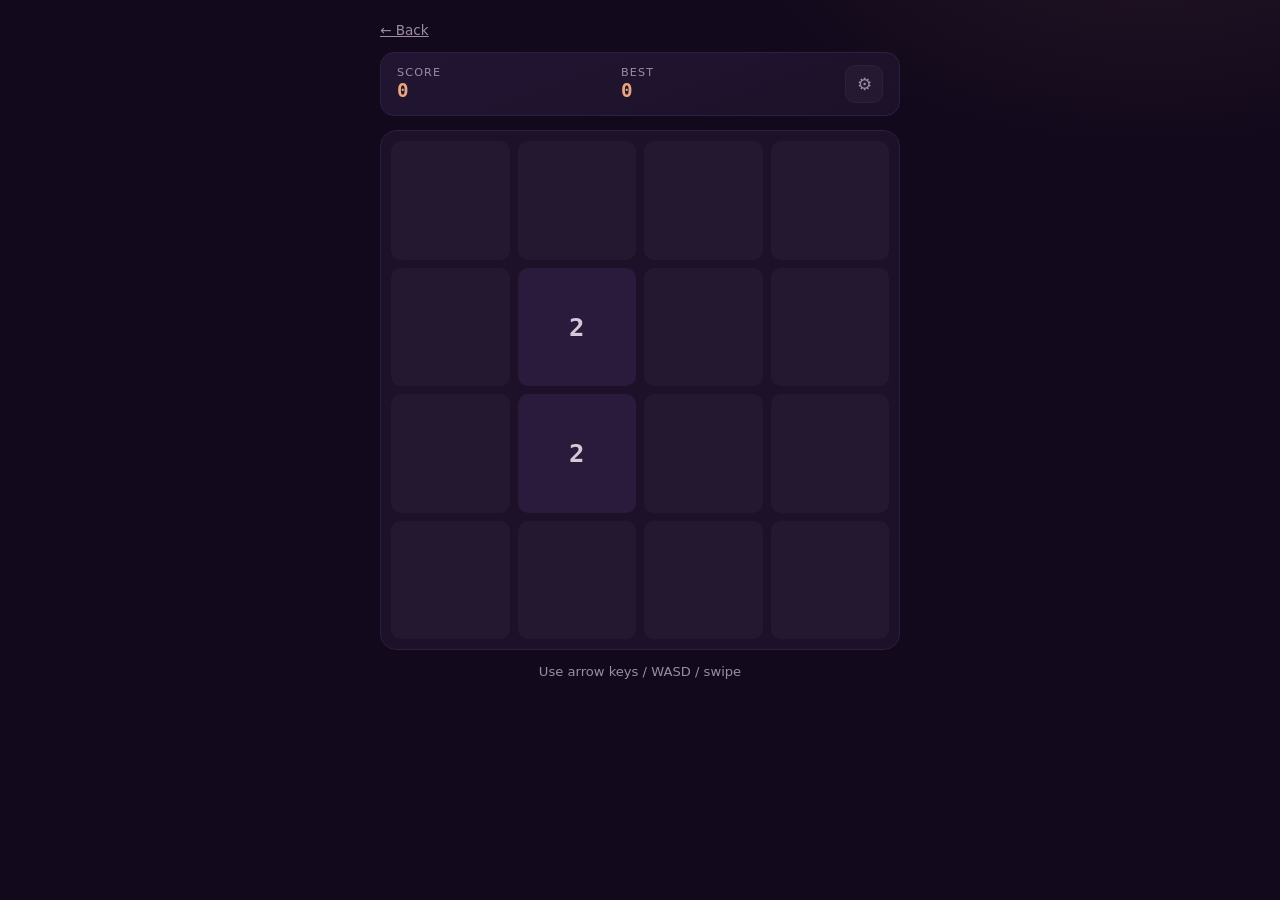
<file: 2048/index.html>
<!DOCTYPE html>
<html lang="en">
<head>
<meta charset="UTF-8">
<meta name="viewport" content="width=device-width, initial-scale=1.0">
<title>2048 · Jordan Lee Bagiw</title>
<link rel="stylesheet" href="style.css">
</head>
<body>
<div class="shell">
  <a class="back" href="../index.html">← Back</a>
  <header class="hud">
    <div class="hud-item"><span>Score</span><b id="score">0</b></div>
    <div class="hud-item"><span>Best</span><b id="best">0</b></div>
    <button class="icon-btn" id="settingsBtn" aria-label="Settings">⚙</button>
  </header>

  <div class="board-wrap">
    <div id="board" class="board"></div>
    <div class="overlay" id="overlay">
      <h2 id="ovTitle">Join the tiles</h2>
      <p id="ovText">Reach the 2048 tile!</p>
      <button class="btn" id="ovBtn">New Game</button>
    </div>
  </div>

  <p class="hint">Use arrow keys / WASD / swipe</p>
</div>

<div class="modal" id="settings" hidden>
  <div class="modal-card">
    <header><h3>Settings</h3><button id="closeSettings">×</button></header>
    <label>Grid size
      <select id="setSize">
        <option value="4" selected>4 × 4 (classic)</option>
        <option value="5">5 × 5</option>
      </select>
    </label>
    <label>Win at
      <select id="setWin">
        <option value="1024">1024</option>
        <option value="2048" selected>2048</option>
        <option value="4096">4096</option>
      </select>
    </label>
    <button class="btn" id="saveSettings">Save &amp; Restart</button>
  </div>
</div>

<script src="script.js"></script>
</body>
</html>
</file>
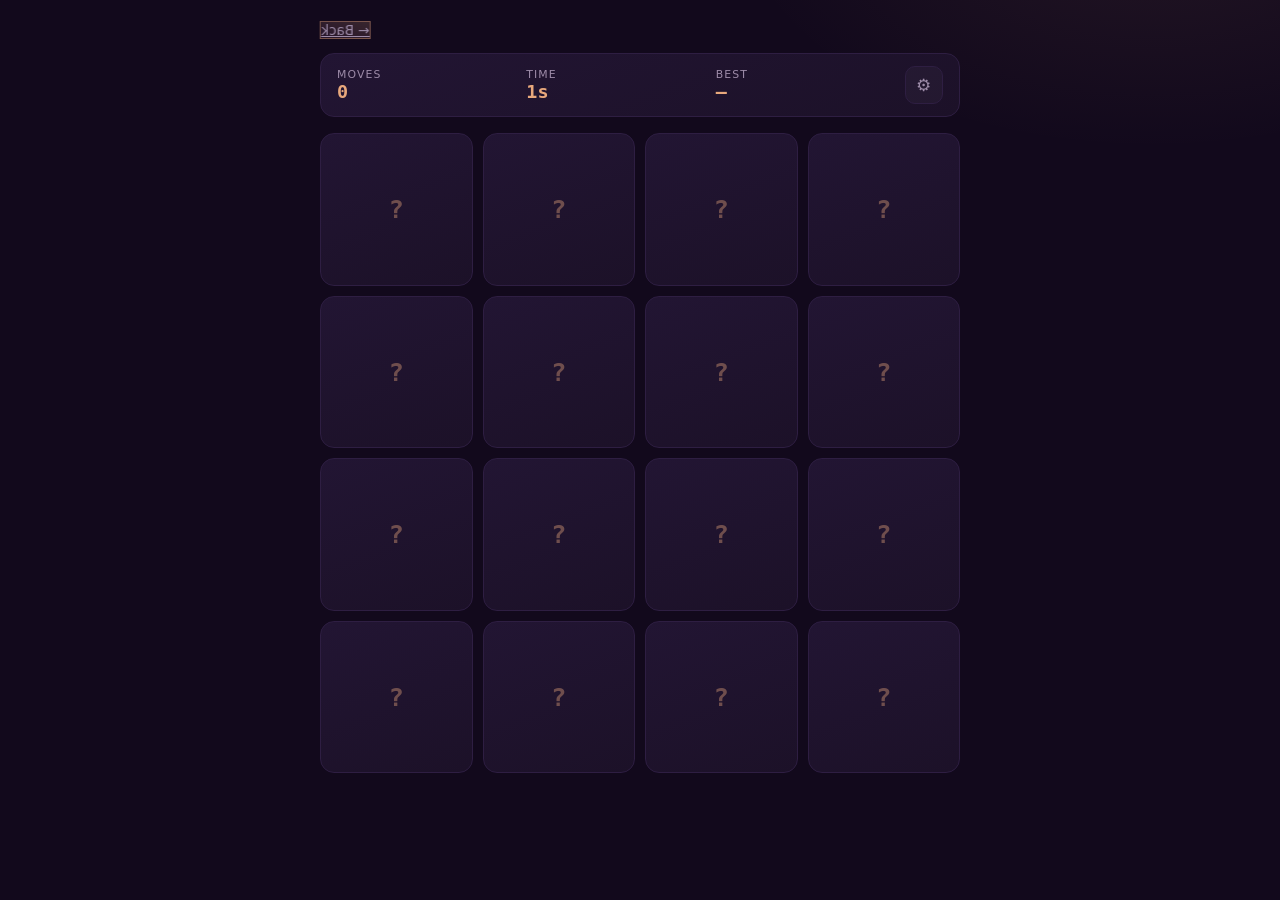
<file: memory/index.html>
<!DOCTYPE html>
<html lang="en">
<head>
<meta charset="UTF-8">
<meta name="viewport" content="width=device-width, initial-scale=1.0">
<title>Memory Match · Jordan Lee Bagiw</title>
<link rel="stylesheet" href="style.css">
</head>
<body>
<div class="shell">
  <a class="back" href="../index.html">← Back</a>
  <header class="hud">
    <div class="hud-item"><span>Moves</span><b id="moves">0</b></div>
    <div class="hud-item"><span>Time</span><b id="time">0s</b></div>
    <div class="hud-item"><span>Best</span><b id="best">—</b></div>
    <button class="icon-btn" id="settingsBtn">⚙</button>
  </header>

  <div class="board" id="board"></div>

  <div class="overlay" id="overlay" hidden>
    <div class="ov-card">
      <h2 id="ovTitle">You win!</h2>
      <p id="ovText"></p>
      <button class="btn" id="ovBtn">Play Again</button>
    </div>
  </div>
</div>

<div class="modal" id="settings" hidden>
  <div class="modal-card">
    <header><h3>Settings</h3><button id="closeSettings">×</button></header>
    <label>Grid size
      <select id="setSize">
        <option value="4" selected>4 × 4 (easy)</option>
        <option value="6">6 × 6 (hard)</option>
      </select>
    </label>
    <label>Theme
      <select id="setTheme">
        <option value="emoji" selected>Emoji</option>
        <option value="letters">Letters</option>
      </select>
    </label>
    <button class="btn" id="saveSettings">Save &amp; Restart</button>
  </div>
</div>

<script src="script.js"></script>
</body>
</html>
</file>
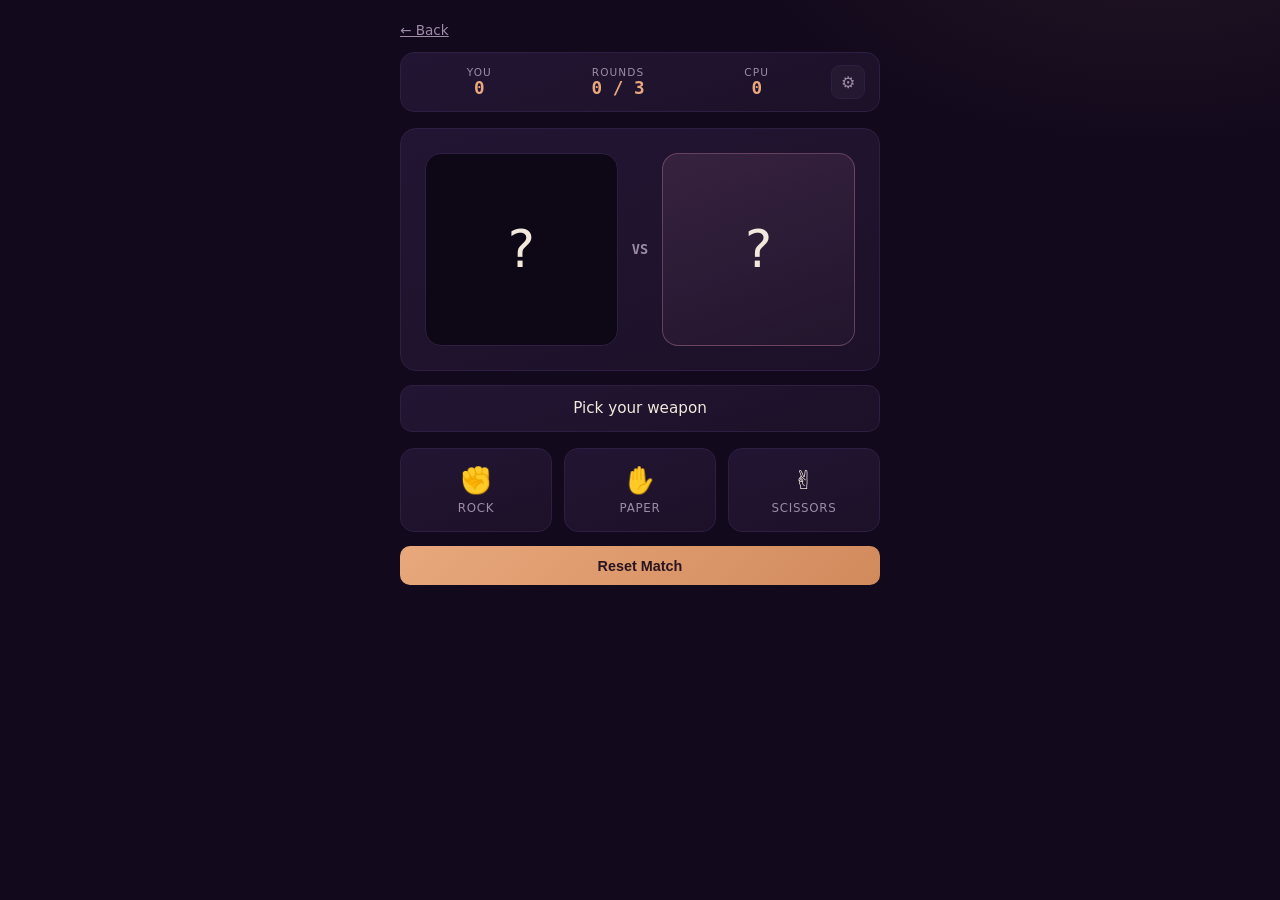
<file: rps/index.html>
<!DOCTYPE html>
<html lang="en">
<head>
<meta charset="UTF-8">
<meta name="viewport" content="width=device-width, initial-scale=1.0">
<title>Rock Paper Scissors · Jordan Lee Bagiw</title>
<link rel="stylesheet" href="style.css">
</head>
<body>
<div class="shell">
  <a class="back" href="../index.html">← Back</a>
  <header class="hud">
    <div class="hud-item"><span>You</span><b id="sYou">0</b></div>
    <div class="hud-item"><span>Rounds</span><b id="sRounds">0 / 3</b></div>
    <div class="hud-item"><span>CPU</span><b id="sCPU">0</b></div>
    <button class="icon-btn" id="settingsBtn">⚙</button>
  </header>

  <div class="arena">
    <div class="fighter" id="you"><span>?</span></div>
    <div class="vs">VS</div>
    <div class="fighter cpu" id="cpu"><span>?</span></div>
  </div>

  <div class="status" id="status">Pick your weapon</div>

  <div class="choices">
    <button class="choice" data-c="rock">✊<span>Rock</span></button>
    <button class="choice" data-c="paper">✋<span>Paper</span></button>
    <button class="choice" data-c="scissors">✌<span>Scissors</span></button>
  </div>

  <button class="btn reset" id="resetBtn">Reset Match</button>
</div>

<div class="modal" id="settings" hidden>
  <div class="modal-card">
    <header><h3>Settings</h3><button id="closeSettings">×</button></header>
    <label>Match length
      <select id="setBest">
        <option value="1">First to 1</option>
        <option value="3" selected>First to 3</option>
        <option value="5">First to 5</option>
      </select>
    </label>
    <label>CPU style
      <select id="setStyle">
        <option value="random" selected>Random</option>
        <option value="streak">Reacts to your last move</option>
      </select>
    </label>
    <button class="btn" id="saveSettings">Save &amp; Reset</button>
  </div>
</div>

<script src="script.js"></script>
</body>
</html>
</file>
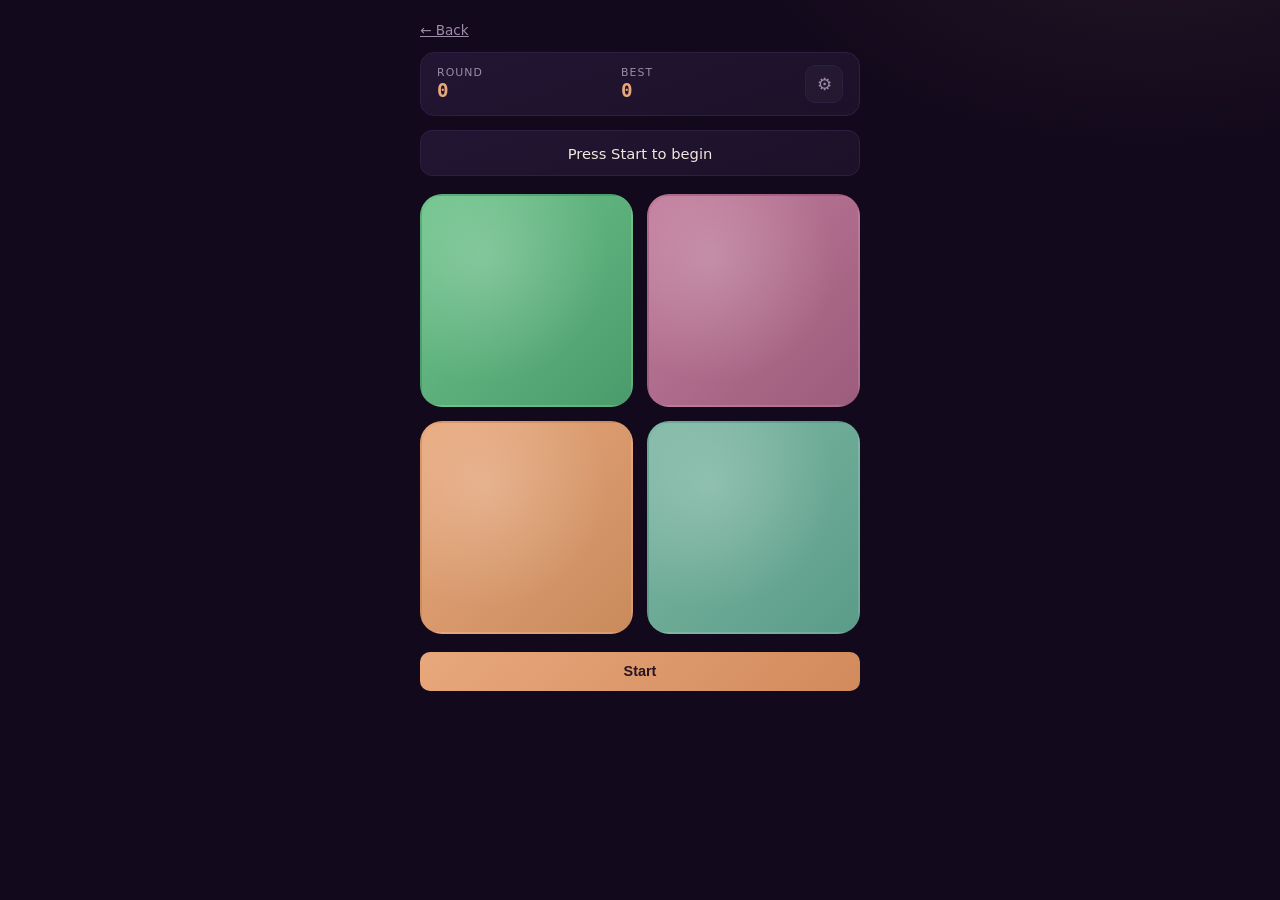
<file: simon/index.html>
<!DOCTYPE html>
<html lang="en">
<head>
<meta charset="UTF-8">
<meta name="viewport" content="width=device-width, initial-scale=1.0">
<title>Simon Says · Jordan Lee Bagiw</title>
<link rel="stylesheet" href="style.css">
</head>
<body>
<div class="shell">
  <a class="back" href="../index.html">← Back</a>
  <header class="hud">
    <div class="hud-item"><span>Round</span><b id="round">0</b></div>
    <div class="hud-item"><span>Best</span><b id="best">0</b></div>
    <button class="icon-btn" id="settingsBtn">⚙</button>
  </header>

  <div class="status" id="status">Press Start to begin</div>

  <div class="pad">
    <button class="btn-pad green" data-c="0"></button>
    <button class="btn-pad rose"  data-c="1"></button>
    <button class="btn-pad peach" data-c="2"></button>
    <button class="btn-pad sage"  data-c="3"></button>
  </div>

  <button class="btn main" id="startBtn">Start</button>
</div>

<div class="modal" id="settings" hidden>
  <div class="modal-card">
    <header><h3>Settings</h3><button id="closeSettings">×</button></header>
    <label>Speed
      <select id="setSpeed">
        <option value="slow">Slow</option>
        <option value="normal" selected>Normal</option>
        <option value="fast">Fast</option>
      </select>
    </label>
    <label>Sound
      <select id="setSound">
        <option value="on" selected>On</option>
        <option value="off">Off</option>
      </select>
    </label>
    <button class="btn" id="saveSettings">Save</button>
  </div>
</div>

<script src="script.js"></script>
</body>
</html>
</file>
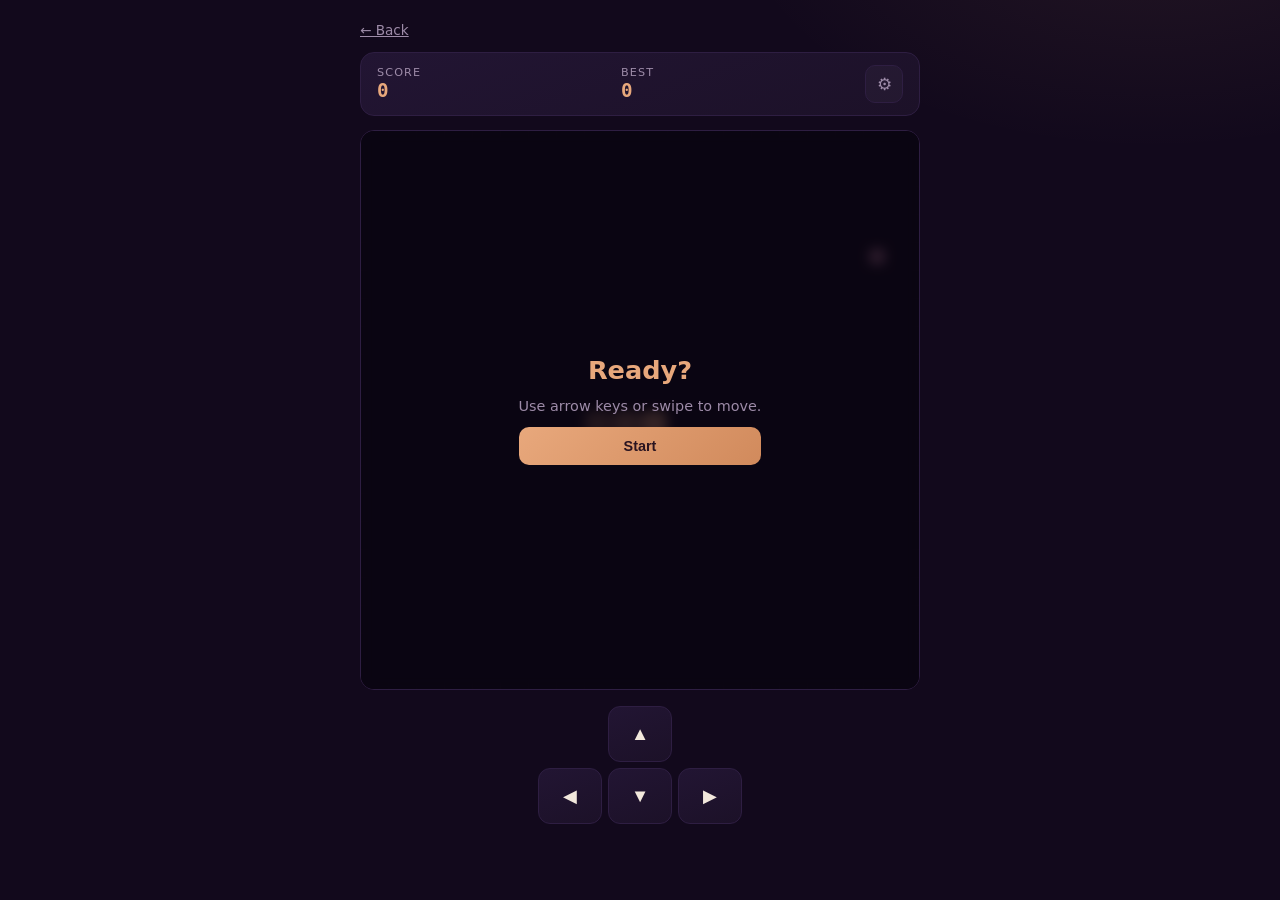
<file: snake/index.html>
<!DOCTYPE html>
<html lang="en">
<head>
<meta charset="UTF-8">
<meta name="viewport" content="width=device-width, initial-scale=1.0">
<title>Snake · Jordan Lee Bagiw</title>
<link rel="stylesheet" href="style.css">
</head>
<body>
<div class="shell">
  <a class="back" href="../index.html">← Back</a>
  <header class="hud">
    <div class="hud-item"><span>Score</span><b id="score">0</b></div>
    <div class="hud-item"><span>Best</span><b id="best">0</b></div>
    <button class="icon-btn" id="settingsBtn" aria-label="Settings">⚙</button>
  </header>

  <div class="stage">
    <canvas id="game" width="480" height="480"></canvas>
    <div class="overlay" id="overlay">
      <h2 id="ovTitle">Ready?</h2>
      <p id="ovText">Use arrow keys or swipe to move.</p>
      <button class="btn" id="ovBtn">Start</button>
    </div>
  </div>

  <div class="dpad">
    <button data-dir="up">▲</button>
    <div><button data-dir="left">◀</button><button data-dir="down">▼</button><button data-dir="right">▶</button></div>
  </div>
</div>

<div class="modal" id="settings" hidden>
  <div class="modal-card">
    <header><h3>Settings</h3><button id="closeSettings" aria-label="Close">×</button></header>
    <label>Speed
      <select id="setSpeed">
        <option value="slow">Slow</option>
        <option value="normal" selected>Normal</option>
        <option value="fast">Fast</option>
      </select>
    </label>
    <label>Grid size
      <select id="setGrid">
        <option value="15">15 × 15</option>
        <option value="20" selected>20 × 20</option>
        <option value="25">25 × 25</option>
      </select>
    </label>
    <label class="check">
      <input type="checkbox" id="setWrap"> Wrap through walls
    </label>
    <button class="btn" id="saveSettings">Save &amp; Restart</button>
  </div>
</div>

<script src="script.js"></script>
</body>
</html>
</file>
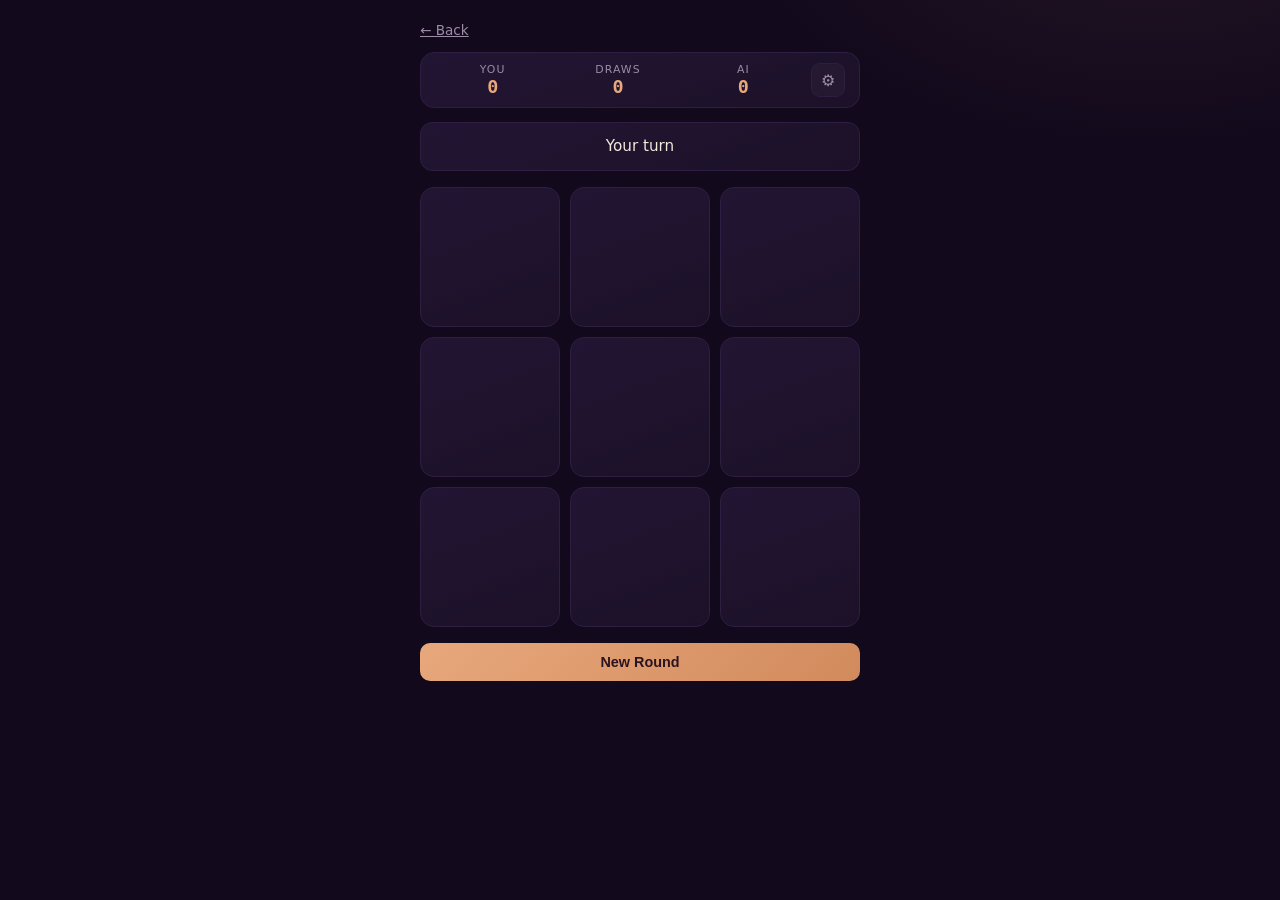
<file: tictactoe/index.html>
<!DOCTYPE html>
<html lang="en">
<head>
<meta charset="UTF-8">
<meta name="viewport" content="width=device-width, initial-scale=1.0">
<title>Tic Tac Toe · Jordan Lee Bagiw</title>
<link rel="stylesheet" href="style.css">
</head>
<body>
<div class="shell">
  <a class="back" href="../index.html">← Back</a>
  <header class="hud">
    <div class="hud-item"><span>You</span><b id="sYou">0</b></div>
    <div class="hud-item"><span>Draws</span><b id="sDraw">0</b></div>
    <div class="hud-item"><span>AI</span><b id="sAI">0</b></div>
    <button class="icon-btn" id="settingsBtn">⚙</button>
  </header>

  <div class="status" id="status">Your turn</div>
  <div class="board" id="board"></div>

  <button class="btn reset" id="newRound">New Round</button>
</div>

<div class="modal" id="settings" hidden>
  <div class="modal-card">
    <header><h3>Settings</h3><button id="closeSettings">×</button></header>
    <label>Difficulty
      <select id="setDiff">
        <option value="easy">Easy</option>
        <option value="medium" selected>Medium</option>
        <option value="impossible">Impossible</option>
      </select>
    </label>
    <label>Best of
      <select id="setBest">
        <option value="1">1 game</option>
        <option value="3" selected>3 games</option>
        <option value="5">5 games</option>
      </select>
    </label>
    <button class="btn" id="saveSettings">Save &amp; Reset</button>
  </div>
</div>

<script src="script.js"></script>
</body>
</html>
</file>
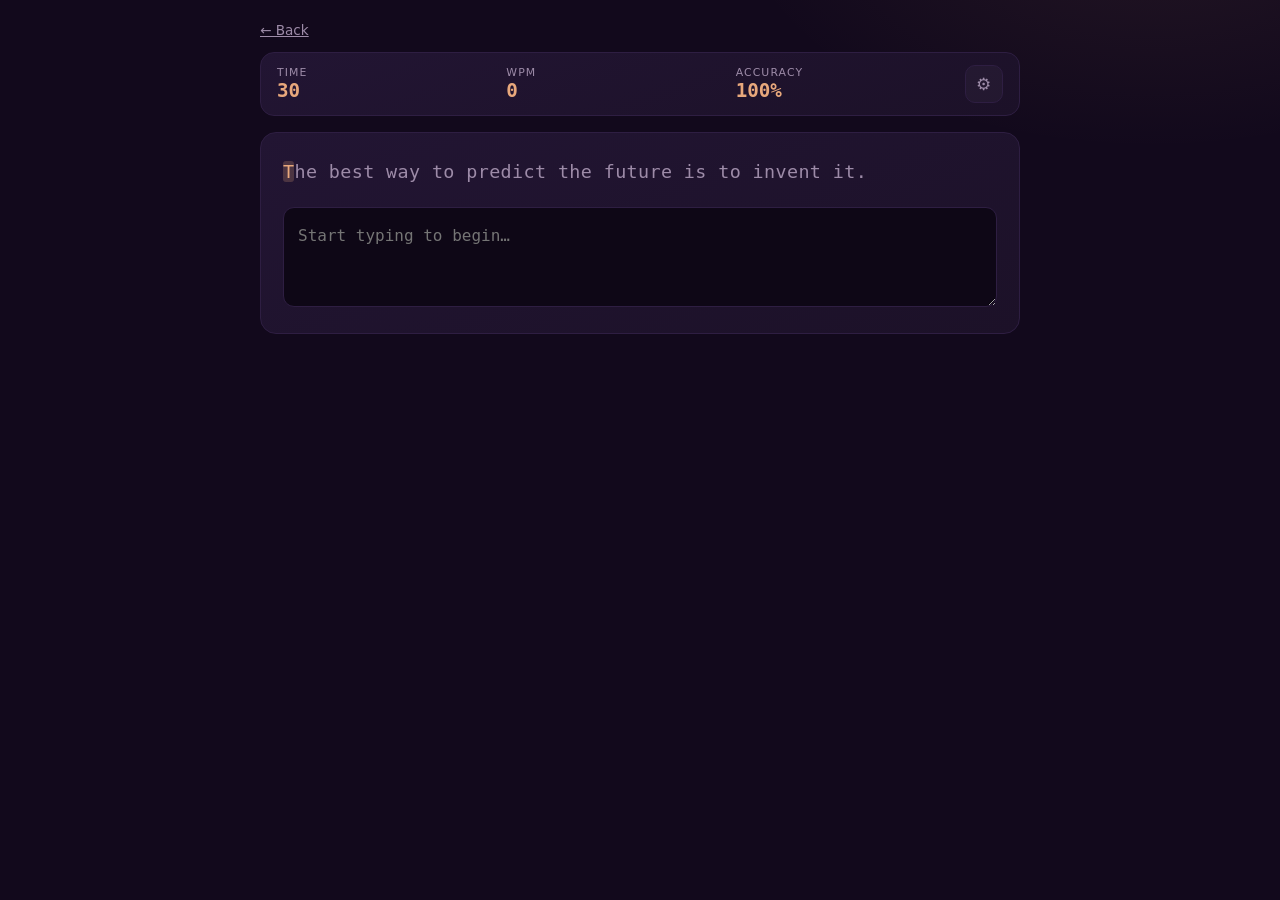
<file: typing/index.html>
<!DOCTYPE html>
<html lang="en">
<head>
<meta charset="UTF-8">
<meta name="viewport" content="width=device-width, initial-scale=1.0">
<title>Typing Speed Test · Jordan Lee Bagiw</title>
<link rel="stylesheet" href="style.css">
</head>
<body>
<div class="shell">
  <a class="back" href="../index.html">← Back</a>
  <header class="hud">
    <div class="hud-item"><span>Time</span><b id="time">30</b></div>
    <div class="hud-item"><span>WPM</span><b id="wpm">0</b></div>
    <div class="hud-item"><span>Accuracy</span><b id="acc">100%</b></div>
    <button class="icon-btn" id="settingsBtn">⚙</button>
  </header>

  <div class="typing-box">
    <p id="text" class="text"></p>
    <textarea id="input" placeholder="Start typing to begin…" spellcheck="false" autocomplete="off"></textarea>
  </div>

  <div class="overlay" id="overlay" hidden>
    <div class="ov-card">
      <h2 id="ovTitle">Time's up!</h2>
      <p id="ovText"></p>
      <button class="btn" id="ovBtn">Try Again</button>
    </div>
  </div>
</div>

<div class="modal" id="settings" hidden>
  <div class="modal-card">
    <header><h3>Settings</h3><button id="closeSettings">×</button></header>
    <label>Duration
      <select id="setTime">
        <option value="15">15 seconds</option>
        <option value="30" selected>30 seconds</option>
        <option value="60">60 seconds</option>
      </select>
    </label>
    <label>Text
      <select id="setCat">
        <option value="quotes" selected>Quotes</option>
        <option value="code">Code snippets</option>
        <option value="words">Common words</option>
      </select>
    </label>
    <button class="btn" id="saveSettings">Save &amp; Restart</button>
  </div>
</div>

<script src="script.js"></script>
</body>
</html>
</file>
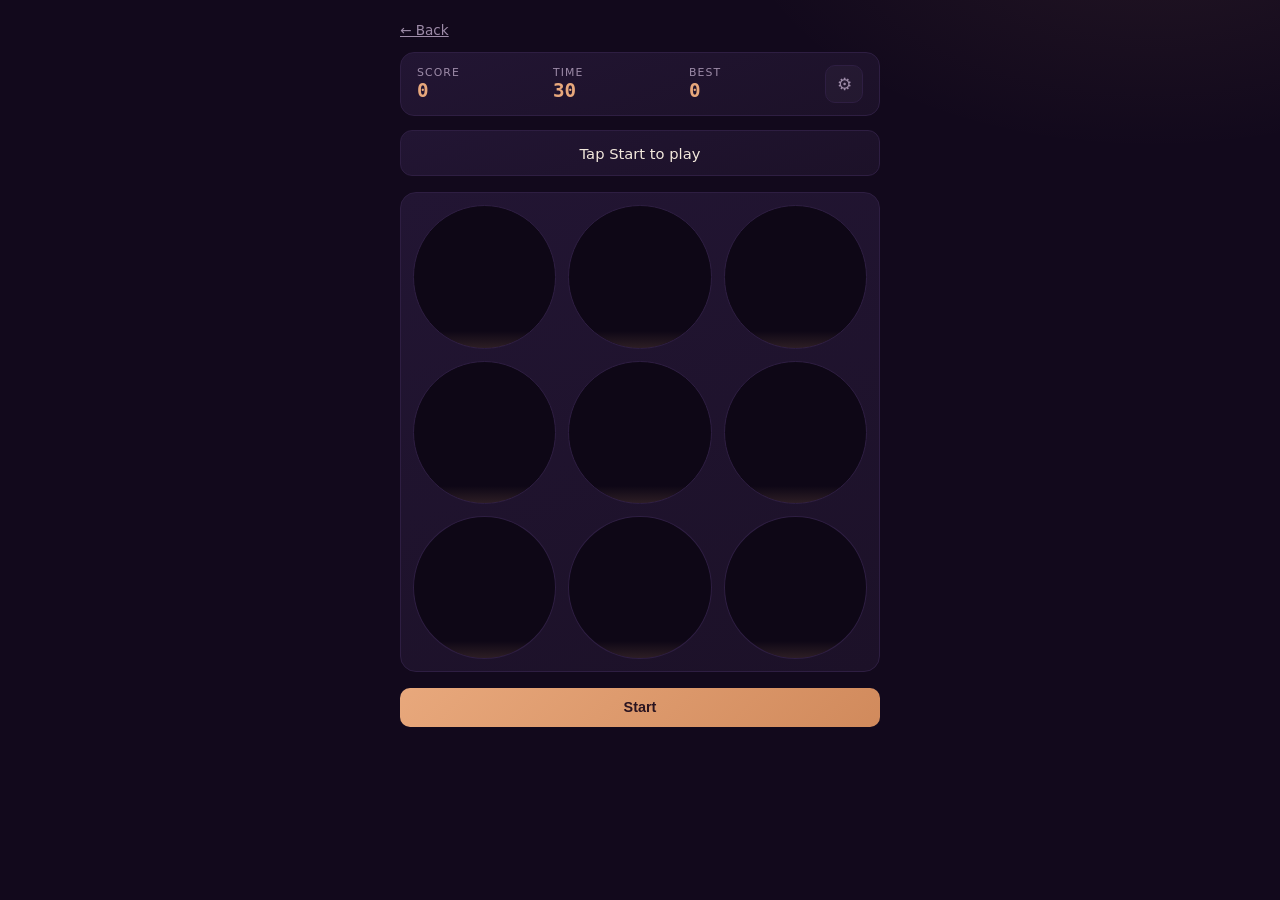
<file: whack/index.html>
<!DOCTYPE html>
<html lang="en">
<head>
<meta charset="UTF-8">
<meta name="viewport" content="width=device-width, initial-scale=1.0">
<title>Whack-a-Mole · Jordan Lee Bagiw</title>
<link rel="stylesheet" href="style.css">
</head>
<body>
<div class="shell">
  <a class="back" href="../index.html">← Back</a>
  <header class="hud">
    <div class="hud-item"><span>Score</span><b id="score">0</b></div>
    <div class="hud-item"><span>Time</span><b id="time">30</b></div>
    <div class="hud-item"><span>Best</span><b id="best">0</b></div>
    <button class="icon-btn" id="settingsBtn">⚙</button>
  </header>

  <div class="status" id="status">Tap Start to play</div>

  <div class="field" id="field"></div>

  <button class="btn main" id="startBtn">Start</button>
</div>

<div class="modal" id="settings" hidden>
  <div class="modal-card">
    <header><h3>Settings</h3><button id="closeSettings">×</button></header>
    <label>Difficulty
      <select id="setDiff">
        <option value="easy">Easy</option>
        <option value="normal" selected>Normal</option>
        <option value="hard">Hard</option>
      </select>
    </label>
    <label>Duration
      <select id="setTime">
        <option value="15">15s</option>
        <option value="30" selected>30s</option>
        <option value="60">60s</option>
      </select>
    </label>
    <button class="btn" id="saveSettings">Save</button>
  </div>
</div>

<script src="script.js"></script>
</body>
</html>
</file>
<file: 2048/style.css>
[hidden] { display: none !important; }

:root{
  --bg:#12091c;--surface:#1c1128;--surface-2:#221533;--line:#2e1e42;
  --text:#f2e8dc;--muted:#9d8ba8;--peach:#e8a87c;--rose:#c17b9c;--sage:#7fb8a4;
  --ease:cubic-bezier(.22,.61,.36,1);
}
*{margin:0;padding:0;box-sizing:border-box}
body{
  font-family:"Segoe UI",system-ui,-apple-system,Roboto,Arial,sans-serif;
  background:radial-gradient(700px 400px at 90% -10%,rgba(232,168,124,.08),transparent 60%),var(--bg);
  color:var(--text);min-height:100vh;padding:20px;
}
.shell{max-width:520px;margin:0 auto}
.back{display:inline-block;color:var(--muted);font-size:.85rem;margin-bottom:14px}
.back:hover{color:var(--peach)}
.hud{display:flex;align-items:center;gap:14px;margin-bottom:14px;background:linear-gradient(160deg,var(--surface-2),var(--surface));border:1px solid var(--line);border-radius:14px;padding:12px 16px}
.hud-item{display:flex;flex-direction:column;flex:1}
.hud-item span{font-size:.7rem;letter-spacing:.1em;text-transform:uppercase;color:var(--muted)}
.hud-item b{font-family:Consolas,monospace;font-size:1.2rem;color:var(--peach)}
.icon-btn{width:38px;height:38px;border-radius:10px;border:1px solid var(--line);background:rgba(255,255,255,.03);color:var(--muted);font-size:1.05rem;cursor:pointer}
.icon-btn:hover{border-color:var(--peach);color:var(--peach)}
.board-wrap{position:relative;aspect-ratio:1/1;border-radius:16px;overflow:hidden}
.board{display:grid;gap:8px;padding:10px;background:var(--surface);border:1px solid var(--line);border-radius:16px;width:100%;height:100%;touch-action:none}
.tile{display:grid;place-items:center;font-family:Consolas,monospace;font-weight:800;border-radius:10px;background:rgba(255,255,255,.03);transition:transform .12s var(--ease)}
.tile.v2{background:#2a1a3b;color:#d6c8d8}
.tile.v4{background:#3a2248;color:#e8c8b8}
.tile.v8{background:#5c3149;color:#f2e8dc}
.tile.v16{background:#7a3c50;color:#f2e8dc}
.tile.v32{background:#9c4a54;color:#f2e8dc}
.tile.v64{background:#c17b9c;color:#2a1420}
.tile.v128{background:#e8a87c;color:#2a1420}
.tile.v256{background:#f0b98a;color:#2a1420}
.tile.v512{background:#e8a87c;color:#2a1420;box-shadow:0 0 20px rgba(232,168,124,.4)}
.tile.v1024{background:#7fb8a4;color:#2a1420;box-shadow:0 0 22px rgba(127,184,164,.45)}
.tile.v2048{background:linear-gradient(135deg,#e8a87c,#c17b9c);color:#2a1420;box-shadow:0 0 26px rgba(232,168,124,.55)}
.tile.big{background:linear-gradient(135deg,#c17b9c,#7fb8a4);color:#2a1420}
.overlay{position:absolute;inset:0;display:grid;place-content:center;text-align:center;gap:.8rem;padding:20px;background:rgba(10,5,18,.82);backdrop-filter:blur(6px);transition:opacity .3s var(--ease)}
.overlay.hidden{opacity:0;pointer-events:none}
.overlay h2{font-size:1.5rem;color:var(--peach)}
.overlay p{color:var(--muted);font-size:.9rem}
.btn{padding:.7rem 1.4rem;border-radius:10px;border:0;background:linear-gradient(135deg,var(--peach),#d18a5c);color:#2a1420;font-weight:650;font-size:.9rem;cursor:pointer}
.btn:hover{transform:translateY(-2px);box-shadow:0 10px 24px rgba(232,168,124,.3)}
.hint{text-align:center;color:var(--muted);font-size:.82rem;margin-top:14px}
.modal{position:fixed;inset:0;display:grid;place-items:center;padding:20px;background:rgba(10,5,18,.7);backdrop-filter:blur(6px);z-index:100}
.modal-card{width:100%;max-width:380px;background:linear-gradient(160deg,var(--surface-2),var(--surface));border:1px solid var(--line);border-radius:16px;padding:22px;animation:pop .3s var(--ease)}
@keyframes pop{from{transform:scale(.92);opacity:0}to{transform:scale(1);opacity:1}}
.modal-card header{display:flex;justify-content:space-between;align-items:center;margin-bottom:16px}
.modal-card h3{font-size:1.05rem;color:var(--peach)}
.modal-card header button{width:32px;height:32px;border:0;background:rgba(255,255,255,.04);color:var(--muted);font-size:1.3rem;border-radius:8px;cursor:pointer}
.modal-card label{display:block;font-size:.85rem;color:var(--soft);margin-bottom:14px}
.modal-card select{width:100%;margin-top:6px;padding:.5rem .7rem;border-radius:9px;background:#0e0716;border:1px solid var(--line);color:var(--text);font-family:inherit;font-size:.88rem}
.modal-card .btn{width:100%}
</file>
<file: memory/style.css>
[hidden] { display: none !important; }
:root{
  --bg:#12091c;--surface:#1c1128;--surface-2:#221533;--line:#2e1e42;
  --text:#f2e8dc;--muted:#9d8ba8;--peach:#e8a87c;--rose:#c17b9c;--sage:#7fb8a4;
  --ease:cubic-bezier(.22,.61,.36,1);
}
*{margin:0;padding:0;box-sizing:border-box}
body{font-family:"Segoe UI",system-ui,-apple-system,Roboto,Arial,sans-serif;background:radial-gradient(700px 400px at 90% -10%,rgba(232,168,124,.08),transparent 60%),var(--bg);color:var(--text);min-height:100vh;padding:20px}
.shell{max-width:640px;margin:0 auto;position:relative}
.back{display:inline-block;color:var(--muted);font-size:.85rem;margin-bottom:14px}
.back:hover{color:var(--peach)}
.hud{display:flex;gap:12px;align-items:center;margin-bottom:16px;background:linear-gradient(160deg,var(--surface-2),var(--surface));border:1px solid var(--line);border-radius:14px;padding:12px 16px}
.hud-item{display:flex;flex-direction:column;flex:1}
.hud-item span{font-size:.68rem;letter-spacing:.1em;text-transform:uppercase;color:var(--muted)}
.hud-item b{font-family:Consolas,monospace;font-size:1.15rem;color:var(--peach)}
.icon-btn{width:38px;height:38px;border-radius:10px;border:1px solid var(--line);background:rgba(255,255,255,.03);color:var(--muted);font-size:1.05rem;cursor:pointer}
.icon-btn:hover{border-color:var(--peach);color:var(--peach)}
.board{display:grid;gap:10px;grid-template-columns:repeat(4,1fr)}
.card{aspect-ratio:1/1;perspective:700px;cursor:pointer}
.card-inner{position:relative;width:100%;height:100%;transition:transform .45s var(--ease);transform-style:preserve-3d;border-radius:14px}
.card.flipped .card-inner,.card.matched .card-inner{transform:rotateY(180deg)}
.face{position:absolute;inset:0;display:grid;place-items:center;border-radius:14px;backface-visibility:hidden;font-size:clamp(1.2rem,4vw,2.2rem);font-weight:700}
.front{background:linear-gradient(160deg,var(--surface-2),var(--surface));border:1px solid var(--line);color:var(--muted)}
.front::after{content:"?";font-family:Consolas,monospace;font-size:1.6rem;color:rgba(232,168,124,.4)}
.back{background:linear-gradient(160deg,rgba(232,168,124,.18),rgba(193,123,156,.12));border:1px solid rgba(232,168,124,.4);transform:rotateY(180deg)}
.card.matched .back{background:linear-gradient(160deg,rgba(127,184,164,.25),rgba(127,184,164,.12));border-color:rgba(127,184,164,.55)}
.overlay{position:fixed;inset:0;display:grid;place-items:center;background:rgba(10,5,18,.7);backdrop-filter:blur(6px);z-index:100;padding:20px}
.ov-card{background:linear-gradient(160deg,var(--surface-2),var(--surface));border:1px solid var(--line);border-radius:18px;padding:32px 28px;text-align:center;max-width:340px;animation:pop .35s var(--ease)}
@keyframes pop{from{transform:scale(.9);opacity:0}to{transform:scale(1);opacity:1}}
.ov-card h2{color:var(--peach);font-size:1.5rem;margin-bottom:.6rem}
.ov-card p{color:var(--muted);font-size:.9rem;margin-bottom:1.2rem}
.btn{padding:.7rem 1.4rem;border-radius:10px;border:0;background:linear-gradient(135deg,var(--peach),#d18a5c);color:#2a1420;font-weight:650;cursor:pointer}
.btn:hover{transform:translateY(-2px);box-shadow:0 10px 24px rgba(232,168,124,.3)}
.modal{position:fixed;inset:0;display:grid;place-items:center;padding:20px;background:rgba(10,5,18,.7);backdrop-filter:blur(6px);z-index:100}
.modal-card{width:100%;max-width:380px;background:linear-gradient(160deg,var(--surface-2),var(--surface));border:1px solid var(--line);border-radius:16px;padding:22px}
.modal-card header{display:flex;justify-content:space-between;align-items:center;margin-bottom:16px}
.modal-card h3{font-size:1.05rem;color:var(--peach)}
.modal-card header button{width:32px;height:32px;border:0;background:rgba(255,255,255,.04);color:var(--muted);font-size:1.3rem;border-radius:8px;cursor:pointer}
.modal-card label{display:block;font-size:.85rem;color:var(--soft);margin-bottom:14px}
.modal-card select{width:100%;margin-top:6px;padding:.5rem .7rem;border-radius:9px;background:#0e0716;border:1px solid var(--line);color:var(--text);font-family:inherit;font-size:.88rem}
.modal-card .btn{width:100%}
</file>
<file: rps/style.css>
[hidden] { display: none !important; }
:root{
  --bg:#12091c;--surface:#1c1128;--surface-2:#221533;--line:#2e1e42;
  --text:#f2e8dc;--muted:#9d8ba8;--peach:#e8a87c;--rose:#c17b9c;--sage:#7fb8a4;
  --ease:cubic-bezier(.22,.61,.36,1);
}
*{margin:0;padding:0;box-sizing:border-box}
body{font-family:"Segoe UI",system-ui,-apple-system,Roboto,Arial,sans-serif;background:radial-gradient(700px 400px at 90% -10%,rgba(232,168,124,.08),transparent 60%),var(--bg);color:var(--text);min-height:100vh;padding:20px}
.shell{max-width:480px;margin:0 auto}
.back{display:inline-block;color:var(--muted);font-size:.85rem;margin-bottom:14px}
.back:hover{color:var(--peach)}
.hud{display:flex;gap:10px;align-items:center;margin-bottom:16px;background:linear-gradient(160deg,var(--surface-2),var(--surface));border:1px solid var(--line);border-radius:14px;padding:12px 14px}
.hud-item{display:flex;flex-direction:column;flex:1;text-align:center}
.hud-item span{font-size:.66rem;letter-spacing:.1em;text-transform:uppercase;color:var(--muted)}
.hud-item b{font-family:Consolas,monospace;font-size:1.1rem;color:var(--peach)}
.icon-btn{width:34px;height:34px;border-radius:9px;border:1px solid var(--line);background:rgba(255,255,255,.03);color:var(--muted);font-size:1rem;cursor:pointer}
.icon-btn:hover{border-color:var(--peach);color:var(--peach)}
.arena{display:flex;align-items:center;justify-content:space-between;gap:14px;padding:24px;background:linear-gradient(160deg,var(--surface-2),var(--surface));border:1px solid var(--line);border-radius:16px;margin-bottom:14px}
.fighter{flex:1;aspect-ratio:1/1;display:grid;place-items:center;font-size:clamp(2rem,10vw,3.2rem);background:#0e0716;border:1px solid var(--line);border-radius:16px;transition:transform .3s var(--ease)}
.fighter.cpu{background:linear-gradient(160deg,rgba(193,123,156,.14),rgba(193,123,156,.04));border-color:rgba(193,123,156,.4)}
.fighter.pop{animation:pop .4s var(--ease)}
@keyframes pop{0%{transform:scale(.7) rotate(-8deg)}50%{transform:scale(1.12) rotate(4deg)}100%{transform:scale(1)}}
.vs{font-family:Consolas,monospace;color:var(--muted);font-size:.85rem;font-weight:700}
.status{text-align:center;font-size:.95rem;color:var(--soft);padding:.85rem;background:linear-gradient(160deg,var(--surface-2),var(--surface));border:1px solid var(--line);border-radius:12px;margin-bottom:16px;transition:all .3s var(--ease)}
.status.win{border-color:rgba(127,184,164,.5);color:var(--sage)}
.status.lose{border-color:rgba(193,123,156,.5);color:var(--rose)}
.choices{display:grid;grid-template-columns:repeat(3,1fr);gap:12px;margin-bottom:14px}
.choice{display:flex;flex-direction:column;align-items:center;gap:.4rem;padding:16px 6px;background:linear-gradient(160deg,var(--surface-2),var(--surface));border:1px solid var(--line);border-radius:14px;color:var(--text);font-size:1.6rem;cursor:pointer;transition:all .25s var(--ease);font-family:inherit}
.choice span{font-size:.74rem;color:var(--muted);letter-spacing:.06em;text-transform:uppercase}
.choice:hover{border-color:var(--peach);transform:translateY(-4px);box-shadow:0 12px 28px rgba(232,168,124,.18)}
.choice:disabled{opacity:.4;cursor:not-allowed;transform:none}
.reset{width:100%}
.btn{padding:.7rem 1.4rem;border-radius:10px;border:0;background:linear-gradient(135deg,var(--peach),#d18a5c);color:#2a1420;font-weight:650;font-size:.9rem;cursor:pointer}
.btn:hover{transform:translateY(-2px);box-shadow:0 10px 24px rgba(232,168,124,.3)}
.modal{position:fixed;inset:0;display:grid;place-items:center;padding:20px;background:rgba(10,5,18,.7);backdrop-filter:blur(6px);z-index:100}
.modal-card{width:100%;max-width:380px;background:linear-gradient(160deg,var(--surface-2),var(--surface));border:1px solid var(--line);border-radius:16px;padding:22px}
.modal-card header{display:flex;justify-content:space-between;align-items:center;margin-bottom:16px}
.modal-card h3{font-size:1.05rem;color:var(--peach)}
.modal-card header button{width:32px;height:32px;border:0;background:rgba(255,255,255,.04);color:var(--muted);font-size:1.3rem;border-radius:8px;cursor:pointer}
.modal-card label{display:block;font-size:.85rem;color:var(--soft);margin-bottom:14px}
.modal-card select{width:100%;margin-top:6px;padding:.5rem .7rem;border-radius:9px;background:#0e0716;border:1px solid var(--line);color:var(--text);font-family:inherit;font-size:.88rem}
.modal-card .btn{width:100%}
</file>
<file: simon/style.css>
[hidden] { display: none !important; }
:root{
  --bg:#12091c;--surface:#1c1128;--surface-2:#221533;--line:#2e1e42;
  --text:#f2e8dc;--muted:#9d8ba8;--peach:#e8a87c;--rose:#c17b9c;--sage:#7fb8a4;
  --green:#6fc48b;--ease:cubic-bezier(.22,.61,.36,1);
}
*{margin:0;padding:0;box-sizing:border-box}
body{font-family:"Segoe UI",system-ui,-apple-system,Roboto,Arial,sans-serif;background:radial-gradient(700px 400px at 90% -10%,rgba(232,168,124,.08),transparent 60%),var(--bg);color:var(--text);min-height:100vh;padding:20px}
.shell{max-width:440px;margin:0 auto}
.back{display:inline-block;color:var(--muted);font-size:.85rem;margin-bottom:14px}
.back:hover{color:var(--peach)}
.hud{display:flex;gap:14px;align-items:center;margin-bottom:14px;background:linear-gradient(160deg,var(--surface-2),var(--surface));border:1px solid var(--line);border-radius:14px;padding:12px 16px}
.hud-item{display:flex;flex-direction:column;flex:1}
.hud-item span{font-size:.68rem;letter-spacing:.1em;text-transform:uppercase;color:var(--muted)}
.hud-item b{font-family:Consolas,monospace;font-size:1.2rem;color:var(--peach)}
.icon-btn{width:38px;height:38px;border-radius:10px;border:1px solid var(--line);background:rgba(255,255,255,.03);color:var(--muted);font-size:1.05rem;cursor:pointer}
.icon-btn:hover{border-color:var(--peach);color:var(--peach)}
.status{text-align:center;font-size:.92rem;color:var(--soft);padding:.85rem;background:linear-gradient(160deg,var(--surface-2),var(--surface));border:1px solid var(--line);border-radius:12px;margin-bottom:18px;min-height:2.6em;transition:border-color .3s var(--ease)}
.pad{display:grid;grid-template-columns:1fr 1fr;gap:14px;aspect-ratio:1/1}
.btn-pad{border-radius:22px;border:2px solid transparent;cursor:pointer;transition:transform .12s var(--ease),filter .12s var(--ease);position:relative}
.btn-pad::after{content:"";position:absolute;inset:0;border-radius:22px;background:radial-gradient(circle at 30% 30%,rgba(255,255,255,.2),transparent 60%);pointer-events:none}
.btn-pad.green{background:linear-gradient(135deg,#6fc48b,#4a9b6b)}
.btn-pad.rose{background:linear-gradient(135deg,#c17b9c,#9c5c7b)}
.btn-pad.peach{background:linear-gradient(135deg,#e8a87c,#c98a5c)}
.btn-pad.sage{background:linear-gradient(135deg,#7fb8a4,#5a9c88)}
.btn-pad.lit{transform:scale(1.04);filter:brightness(1.35) saturate(1.3);box-shadow:0 0 40px rgba(255,255,255,.35)}
.btn-pad:disabled{cursor:not-allowed;opacity:.55}
.main{margin-top:18px;width:100%;padding:.85rem}
.btn{padding:.7rem 1.4rem;border-radius:10px;border:0;background:linear-gradient(135deg,var(--peach),#d18a5c);color:#2a1420;font-weight:650;font-size:.9rem;cursor:pointer;transition:transform .3s var(--ease)}
.btn:hover{transform:translateY(-2px);box-shadow:0 10px 24px rgba(232,168,124,.3)}
.modal{position:fixed;inset:0;display:grid;place-items:center;padding:20px;background:rgba(10,5,18,.7);backdrop-filter:blur(6px);z-index:100}
.modal-card{width:100%;max-width:380px;background:linear-gradient(160deg,var(--surface-2),var(--surface));border:1px solid var(--line);border-radius:16px;padding:22px}
.modal-card header{display:flex;justify-content:space-between;align-items:center;margin-bottom:16px}
.modal-card h3{font-size:1.05rem;color:var(--peach)}
.modal-card header button{width:32px;height:32px;border:0;background:rgba(255,255,255,.04);color:var(--muted);font-size:1.3rem;border-radius:8px;cursor:pointer}
.modal-card label{display:block;font-size:.85rem;color:var(--soft);margin-bottom:14px}
.modal-card select{width:100%;margin-top:6px;padding:.5rem .7rem;border-radius:9px;background:#0e0716;border:1px solid var(--line);color:var(--text);font-family:inherit;font-size:.88rem}
.modal-card .btn{width:100%}
</file>
<file: snake/style.css>
[hidden] { display: none !important; }
:root{
  --bg:#12091c;--surface:#1c1128;--surface-2:#221533;--line:#2e1e42;
  --text:#f2e8dc;--muted:#9d8ba8;--peach:#e8a87c;--rose:#c17b9c;--sage:#7fb8a4;
  --ease:cubic-bezier(.22,.61,.36,1);
}
*{margin:0;padding:0;box-sizing:border-box}
body{
  font-family:"Segoe UI",system-ui,-apple-system,Roboto,Arial,sans-serif;
  background:radial-gradient(700px 400px at 90% -10%,rgba(232,168,124,.08),transparent 60%),var(--bg);
  color:var(--text);min-height:100vh;padding:20px;
}
.shell{max-width:560px;margin:0 auto}
.back{display:inline-block;color:var(--muted);font-size:.85rem;margin-bottom:14px;transition:color .3s var(--ease)}
.back:hover{color:var(--peach)}
.hud{display:flex;align-items:center;gap:14px;margin-bottom:14px;background:linear-gradient(160deg,var(--surface-2),var(--surface));border:1px solid var(--line);border-radius:14px;padding:12px 16px}
.hud-item{display:flex;flex-direction:column;flex:1}
.hud-item span{font-size:.7rem;letter-spacing:.1em;text-transform:uppercase;color:var(--muted)}
.hud-item b{font-family:Consolas,monospace;font-size:1.2rem;color:var(--peach)}
.icon-btn{width:38px;height:38px;border-radius:10px;border:1px solid var(--line);background:rgba(255,255,255,.03);color:var(--muted);font-size:1.05rem;cursor:pointer;transition:all .3s var(--ease)}
.icon-btn:hover{border-color:var(--peach);color:var(--peach)}
.stage{position:relative;border-radius:14px;overflow:hidden;border:1px solid var(--line);background:var(--surface);aspect-ratio:1/1;max-width:100%}
canvas{display:block;width:100%;height:100%;background:#0e0716}
.overlay{position:absolute;inset:0;display:grid;place-content:center;text-align:center;gap:.8rem;padding:20px;background:rgba(10,5,18,.82);backdrop-filter:blur(6px);transition:opacity .3s var(--ease)}
.overlay.hidden{opacity:0;pointer-events:none}
.overlay h2{font-size:1.6rem;color:var(--peach)}
.overlay p{color:var(--muted);font-size:.9rem;max-width:280px;margin:0 auto}
.btn{padding:.7rem 1.4rem;border-radius:10px;border:0;background:linear-gradient(135deg,var(--peach),#d18a5c);color:#2a1420;font-weight:650;font-size:.9rem;cursor:pointer;transition:transform .3s var(--ease),box-shadow .3s var(--ease)}
.btn:hover{transform:translateY(-2px);box-shadow:0 10px 24px rgba(232,168,124,.3)}
.dpad{margin-top:16px;display:flex;flex-direction:column;align-items:center;gap:6px}
.dpad>div{display:flex;gap:6px}
.dpad button{width:64px;height:56px;border-radius:12px;border:1px solid var(--line);background:linear-gradient(160deg,var(--surface-2),var(--surface));color:var(--soft);font-size:1.15rem;cursor:pointer;transition:all .2s var(--ease)}
.dpad button:active{transform:scale(.94);border-color:var(--peach);color:var(--peach)}
.modal{position:fixed;inset:0;display:grid;place-items:center;padding:20px;background:rgba(10,5,18,.7);backdrop-filter:blur(6px);z-index:100}
.modal-card{width:100%;max-width:400px;background:linear-gradient(160deg,var(--surface-2),var(--surface));border:1px solid var(--line);border-radius:16px;padding:22px;animation:pop .3s var(--ease)}
@keyframes pop{from{transform:scale(.92);opacity:0}to{transform:scale(1);opacity:1}}
.modal-card header{display:flex;justify-content:space-between;align-items:center;margin-bottom:16px}
.modal-card h3{font-size:1.05rem;color:var(--peach)}
.modal-card header button{width:32px;height:32px;border:0;background:rgba(255,255,255,.04);color:var(--muted);font-size:1.3rem;border-radius:8px;cursor:pointer;line-height:1}
.modal-card label{display:block;font-size:.85rem;color:var(--soft);margin-bottom:14px}
.modal-card select{width:100%;margin-top:6px;padding:.5rem .7rem;border-radius:9px;background:#0e0716;border:1px solid var(--line);color:var(--text);font-family:inherit;font-size:.88rem}
.modal-card .check{display:flex;align-items:center;gap:.5rem;font-size:.86rem;color:var(--soft)}
.modal-card .check input{width:16px;height:16px;accent-color:var(--peach)}
.modal-card .btn{width:100%;margin-top:6px}
</file>
<file: tictactoe/style.css>
[hidden] { display: none !important; }
:root{
  --bg:#12091c;--surface:#1c1128;--surface-2:#221533;--line:#2e1e42;
  --text:#f2e8dc;--muted:#9d8ba8;--peach:#e8a87c;--rose:#c17b9c;--sage:#7fb8a4;
  --ease:cubic-bezier(.22,.61,.36,1);
}
*{margin:0;padding:0;box-sizing:border-box}
body{font-family:"Segoe UI",system-ui,-apple-system,Roboto,Arial,sans-serif;background:radial-gradient(700px 400px at 90% -10%,rgba(232,168,124,.08),transparent 60%),var(--bg);color:var(--text);min-height:100vh;padding:20px}
.shell{max-width:440px;margin:0 auto}
.back{display:inline-block;color:var(--muted);font-size:.85rem;margin-bottom:14px}
.back:hover{color:var(--peach)}
.hud{display:flex;gap:10px;align-items:center;margin-bottom:14px;background:linear-gradient(160deg,var(--surface-2),var(--surface));border:1px solid var(--line);border-radius:14px;padding:10px 14px}
.hud-item{display:flex;flex-direction:column;flex:1;text-align:center}
.hud-item span{font-size:.68rem;letter-spacing:.1em;text-transform:uppercase;color:var(--muted)}
.hud-item b{font-family:Consolas,monospace;font-size:1.15rem;color:var(--peach)}
.icon-btn{width:34px;height:34px;border-radius:9px;border:1px solid var(--line);background:rgba(255,255,255,.03);color:var(--muted);font-size:1rem;cursor:pointer}
.icon-btn:hover{border-color:var(--peach);color:var(--peach)}
.status{text-align:center;font-size:.95rem;color:var(--soft);padding:.9rem;background:linear-gradient(160deg,var(--surface-2),var(--surface));border:1px solid var(--line);border-radius:12px;margin-bottom:16px;transition:border-color .3s var(--ease),color .3s var(--ease)}
.status.win{border-color:rgba(127,184,164,.5);color:var(--sage)}
.status.lose{border-color:rgba(193,123,156,.5);color:var(--rose)}
.board{display:grid;grid-template-columns:repeat(3,1fr);gap:10px;aspect-ratio:1/1}
.cell{display:grid;place-items:center;border:1px solid var(--line);border-radius:14px;background:linear-gradient(160deg,var(--surface-2),var(--surface));font-family:Consolas,monospace;font-size:clamp(2rem,10vw,3.2rem);font-weight:800;cursor:pointer;transition:all .25s var(--ease);color:var(--text)}
.cell:hover:not(.taken){border-color:var(--peach);transform:scale(1.02)}
.cell.x{color:var(--peach)}
.cell.o{color:var(--sage)}
.cell.win{background:linear-gradient(160deg,rgba(127,184,164,.2),rgba(127,184,164,.08));border-color:var(--sage);animation:pulse .8s infinite alternate}
@keyframes pulse{from{box-shadow:0 0 0 0 rgba(127,184,164,.4)}to{box-shadow:0 0 0 8px rgba(127,184,164,0)}}
.cell.taken{cursor:not-allowed}
.reset{margin-top:16px;width:100%}
.btn{padding:.7rem 1.4rem;border-radius:10px;border:0;background:linear-gradient(135deg,var(--peach),#d18a5c);color:#2a1420;font-weight:650;font-size:.9rem;cursor:pointer;transition:transform .3s var(--ease)}
.btn:hover{transform:translateY(-2px);box-shadow:0 10px 24px rgba(232,168,124,.3)}
.modal{position:fixed;inset:0;display:grid;place-items:center;padding:20px;background:rgba(10,5,18,.7);backdrop-filter:blur(6px);z-index:100}
.modal-card{width:100%;max-width:380px;background:linear-gradient(160deg,var(--surface-2),var(--surface));border:1px solid var(--line);border-radius:16px;padding:22px}
.modal-card header{display:flex;justify-content:space-between;align-items:center;margin-bottom:16px}
.modal-card h3{font-size:1.05rem;color:var(--peach)}
.modal-card header button{width:32px;height:32px;border:0;background:rgba(255,255,255,.04);color:var(--muted);font-size:1.3rem;border-radius:8px;cursor:pointer}
.modal-card label{display:block;font-size:.85rem;color:var(--soft);margin-bottom:14px}
.modal-card select{width:100%;margin-top:6px;padding:.5rem .7rem;border-radius:9px;background:#0e0716;border:1px solid var(--line);color:var(--text);font-family:inherit;font-size:.88rem}
.modal-card .btn{width:100%}
</file>
<file: typing/style.css>
[hidden] { display: none !important; }
:root{
  --bg:#12091c;--surface:#1c1128;--surface-2:#221533;--line:#2e1e42;
  --text:#f2e8dc;--muted:#9d8ba8;--peach:#e8a87c;--rose:#c17b9c;--sage:#7fb8a4;
  --ease:cubic-bezier(.22,.61,.36,1);
}
*{margin:0;padding:0;box-sizing:border-box}
body{font-family:"Segoe UI",system-ui,-apple-system,Roboto,Arial,sans-serif;background:radial-gradient(700px 400px at 90% -10%,rgba(232,168,124,.08),transparent 60%),var(--bg);color:var(--text);min-height:100vh;padding:20px}
.shell{max-width:760px;margin:0 auto;position:relative}
.back{display:inline-block;color:var(--muted);font-size:.85rem;margin-bottom:14px}
.back:hover{color:var(--peach)}
.hud{display:flex;gap:12px;align-items:center;margin-bottom:16px;background:linear-gradient(160deg,var(--surface-2),var(--surface));border:1px solid var(--line);border-radius:14px;padding:12px 16px}
.hud-item{display:flex;flex-direction:column;flex:1}
.hud-item span{font-size:.68rem;letter-spacing:.1em;text-transform:uppercase;color:var(--muted)}
.hud-item b{font-family:Consolas,monospace;font-size:1.2rem;color:var(--peach)}
.icon-btn{width:38px;height:38px;border-radius:10px;border:1px solid var(--line);background:rgba(255,255,255,.03);color:var(--muted);font-size:1.05rem;cursor:pointer}
.icon-btn:hover{border-color:var(--peach);color:var(--peach)}
.typing-box{background:linear-gradient(160deg,var(--surface-2),var(--surface));border:1px solid var(--line);border-radius:16px;padding:22px}
.text{font-family:Consolas,monospace;font-size:1.15rem;line-height:1.85;letter-spacing:.02em;color:var(--muted);margin-bottom:18px;user-select:none}
.text span.ok{color:var(--sage)}
.text span.bad{color:#e0605e;text-decoration:underline}
.text span.cur{background:rgba(232,168,124,.22);color:var(--peach);border-radius:3px}
textarea{width:100%;min-height:100px;padding:14px;border-radius:11px;background:#0e0716;border:1px solid var(--line);color:var(--text);font-family:Consolas,monospace;font-size:1rem;line-height:1.7;resize:vertical;transition:border-color .3s var(--ease)}
textarea:focus{outline:none;border-color:var(--peach);box-shadow:0 0 0 3px rgba(232,168,124,.15)}
.overlay{position:fixed;inset:0;display:grid;place-items:center;background:rgba(10,5,18,.7);backdrop-filter:blur(6px);z-index:100;padding:20px}
.ov-card{background:linear-gradient(160deg,var(--surface-2),var(--surface));border:1px solid var(--line);border-radius:18px;padding:32px 28px;text-align:center;max-width:340px;animation:pop .35s var(--ease)}
@keyframes pop{from{transform:scale(.9);opacity:0}to{transform:scale(1);opacity:1}}
.ov-card h2{color:var(--peach);font-size:1.5rem;margin-bottom:.6rem}
.ov-card p{color:var(--muted);font-size:.9rem;margin-bottom:1.2rem;white-space:pre-line}
.btn{padding:.7rem 1.4rem;border-radius:10px;border:0;background:linear-gradient(135deg,var(--peach),#d18a5c);color:#2a1420;font-weight:650;cursor:pointer}
.btn:hover{transform:translateY(-2px);box-shadow:0 10px 24px rgba(232,168,124,.3)}
.modal{position:fixed;inset:0;display:grid;place-items:center;padding:20px;background:rgba(10,5,18,.7);backdrop-filter:blur(6px);z-index:100}
.modal-card{width:100%;max-width:380px;background:linear-gradient(160deg,var(--surface-2),var(--surface));border:1px solid var(--line);border-radius:16px;padding:22px}
.modal-card header{display:flex;justify-content:space-between;align-items:center;margin-bottom:16px}
.modal-card h3{font-size:1.05rem;color:var(--peach)}
.modal-card header button{width:32px;height:32px;border:0;background:rgba(255,255,255,.04);color:var(--muted);font-size:1.3rem;border-radius:8px;cursor:pointer}
.modal-card label{display:block;font-size:.85rem;color:var(--soft);margin-bottom:14px}
.modal-card select{width:100%;margin-top:6px;padding:.5rem .7rem;border-radius:9px;background:#0e0716;border:1px solid var(--line);color:var(--text);font-family:inherit;font-size:.88rem}
.modal-card .btn{width:100%}
</file>
<file: whack/style.css>
[hidden] { display: none !important; }
:root{
  --bg:#12091c;--surface:#1c1128;--surface-2:#221533;--line:#2e1e42;
  --text:#f2e8dc;--muted:#9d8ba8;--peach:#e8a87c;--rose:#c17b9c;--sage:#7fb8a4;
  --ease:cubic-bezier(.22,.61,.36,1);
}
*{margin:0;padding:0;box-sizing:border-box}
body{font-family:"Segoe UI",system-ui,-apple-system,Roboto,Arial,sans-serif;background:radial-gradient(700px 400px at 90% -10%,rgba(232,168,124,.08),transparent 60%),var(--bg);color:var(--text);min-height:100vh;padding:20px}
.shell{max-width:480px;margin:0 auto}
.back{display:inline-block;color:var(--muted);font-size:.85rem;margin-bottom:14px}
.back:hover{color:var(--peach)}
.hud{display:flex;gap:12px;align-items:center;margin-bottom:14px;background:linear-gradient(160deg,var(--surface-2),var(--surface));border:1px solid var(--line);border-radius:14px;padding:12px 16px}
.hud-item{display:flex;flex-direction:column;flex:1}
.hud-item span{font-size:.68rem;letter-spacing:.1em;text-transform:uppercase;color:var(--muted)}
.hud-item b{font-family:Consolas,monospace;font-size:1.2rem;color:var(--peach)}
.icon-btn{width:38px;height:38px;border-radius:10px;border:1px solid var(--line);background:rgba(255,255,255,.03);color:var(--muted);font-size:1.05rem;cursor:pointer}
.icon-btn:hover{border-color:var(--peach);color:var(--peach)}
.status{text-align:center;font-size:.92rem;color:var(--soft);padding:.85rem;background:linear-gradient(160deg,var(--surface-2),var(--surface));border:1px solid var(--line);border-radius:12px;margin-bottom:16px}
.field{display:grid;grid-template-columns:repeat(3,1fr);gap:12px;aspect-ratio:1/1;background:linear-gradient(160deg,var(--surface-2),var(--surface));border:1px solid var(--line);border-radius:16px;padding:12px}
.hole{position:relative;background:#0e0716;border-radius:50%;border:1px solid var(--line);overflow:hidden;cursor:pointer;transition:border-color .2s var(--ease)}
.hole::after{content:"";position:absolute;inset:auto 0 0 0;height:12%;background:linear-gradient(to top, rgba(232,168,124,.14), transparent)}
.mole{position:absolute;left:50%;bottom:-100%;transform:translateX(-50%);width:70%;height:70%;background:radial-gradient(circle at 40% 30%, #f0b98a, #c17b9c);border-radius:50% 50% 40% 40%;transition:bottom .18s var(--ease);display:grid;place-items:center;font-size:1.4rem}
.mole::before{content:"🐹";font-size:1.6rem}
.hole.up .mole{bottom:12%}
.hole.hit .mole{animation:hit .2s}
@keyframes hit{0%{transform:translateX(-50%) scale(1)}50%{transform:translateX(-50%) scale(.6)}100%{transform:translateX(-50%) scale(0)}}
.main{margin-top:16px;width:100%;padding:.85rem}
.btn{padding:.7rem 1.4rem;border-radius:10px;border:0;background:linear-gradient(135deg,var(--peach),#d18a5c);color:#2a1420;font-weight:650;font-size:.9rem;cursor:pointer}
.btn:hover{transform:translateY(-2px);box-shadow:0 10px 24px rgba(232,168,124,.3)}
.modal{position:fixed;inset:0;display:grid;place-items:center;padding:20px;background:rgba(10,5,18,.7);backdrop-filter:blur(6px);z-index:100}
.modal-card{width:100%;max-width:380px;background:linear-gradient(160deg,var(--surface-2),var(--surface));border:1px solid var(--line);border-radius:16px;padding:22px}
.modal-card header{display:flex;justify-content:space-between;align-items:center;margin-bottom:16px}
.modal-card h3{font-size:1.05rem;color:var(--peach)}
.modal-card header button{width:32px;height:32px;border:0;background:rgba(255,255,255,.04);color:var(--muted);font-size:1.3rem;border-radius:8px;cursor:pointer}
.modal-card label{display:block;font-size:.85rem;color:var(--soft);margin-bottom:14px}
.modal-card select{width:100%;margin-top:6px;padding:.5rem .7rem;border-radius:9px;background:#0e0716;border:1px solid var(--line);color:var(--text);font-family:inherit;font-size:.88rem}
.modal-card .btn{width:100%}
</file>
